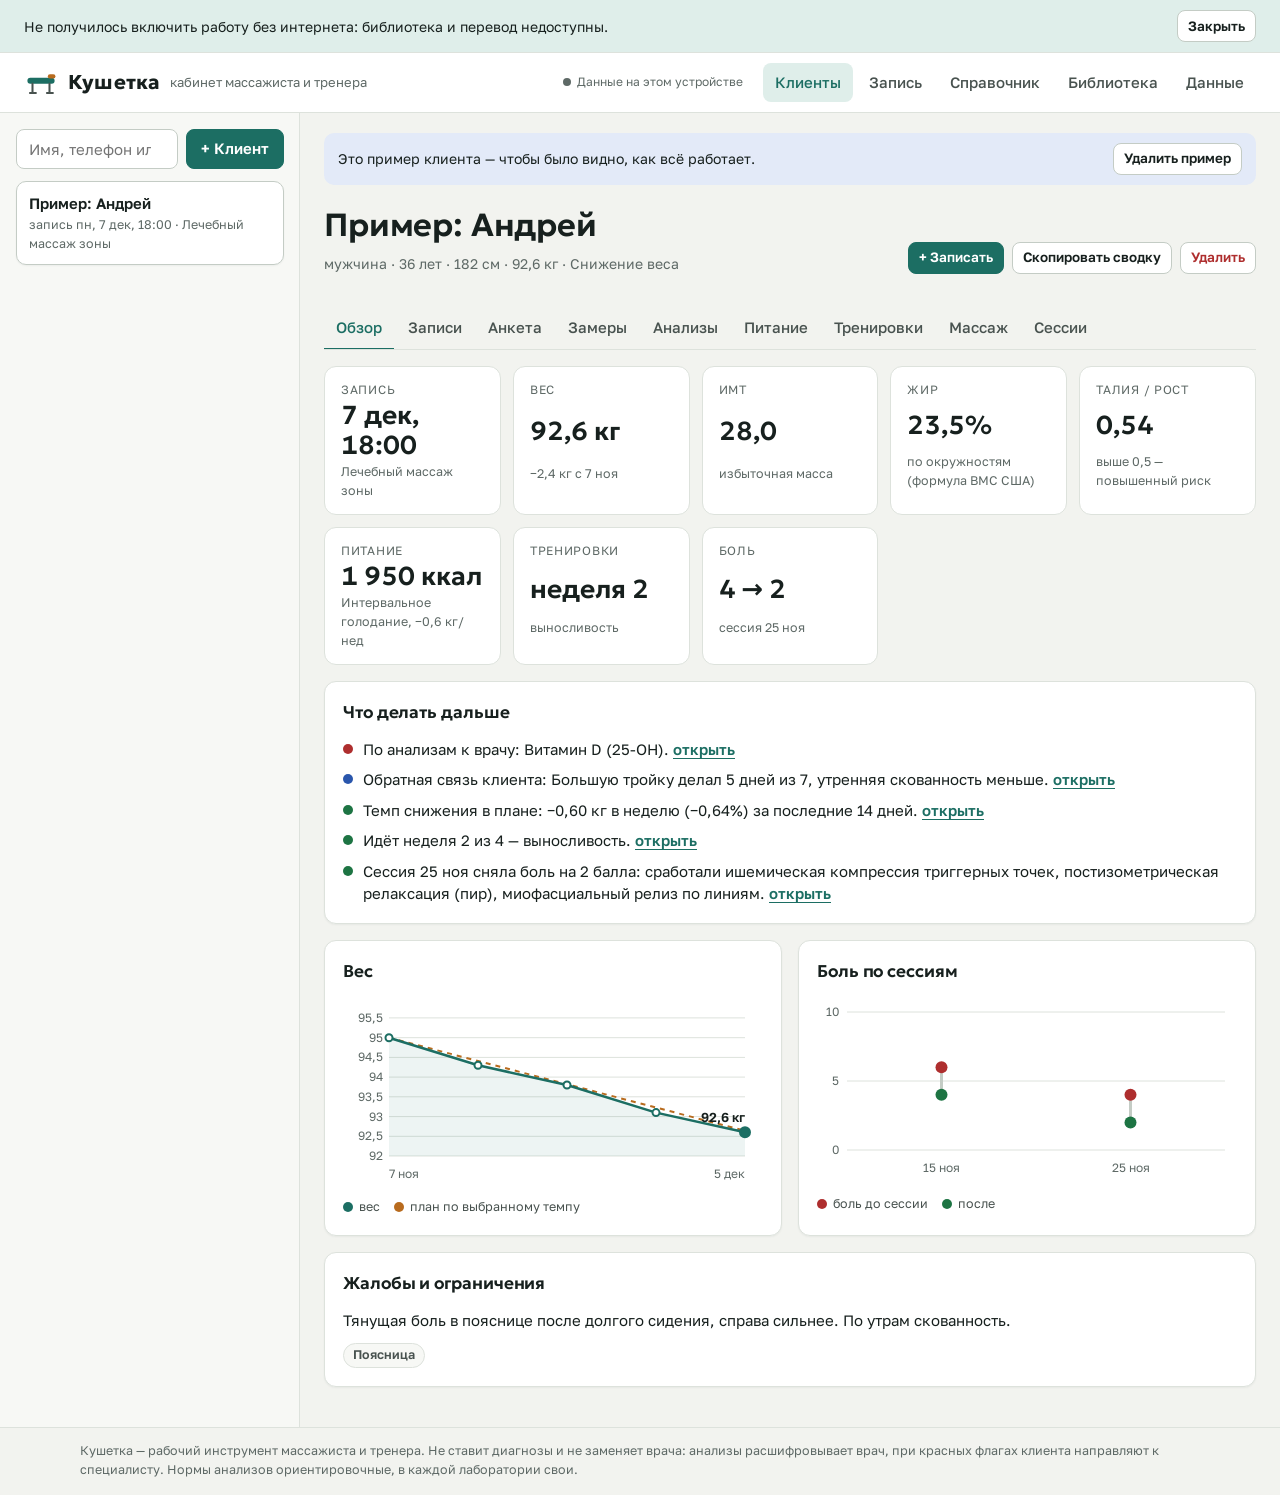
<file: index.html>
<!doctype html>
<html lang="ru">
<head>
<meta charset="utf-8">
<meta http-equiv="Content-Security-Policy" content="default-src 'self'; script-src 'self' blob: 'wasm-unsafe-eval'; worker-src 'self' blob:; child-src 'self' blob:; connect-src 'self' blob:; img-src 'self' data: blob:; style-src 'self' 'unsafe-inline'; font-src 'self'; manifest-src 'self'; media-src 'none'; object-src 'none'; frame-src 'none'; base-uri 'none'; form-action 'self'">
<meta name="referrer" content="no-referrer">
<meta name="viewport" content="width=device-width, initial-scale=1, viewport-fit=cover">
<meta name="description" content="Кушетка — рабочий кабинет массажиста и тренера: клиенты, запись, программы, питание, справочники и библиотека. Работает без интернета.">
<meta name="apple-mobile-web-app-capable" content="yes">
<meta name="mobile-web-app-capable" content="yes">
<meta name="apple-mobile-web-app-title" content="Кушетка">
<meta name="apple-mobile-web-app-status-bar-style" content="default">
<meta name="format-detection" content="telephone=no">
<meta name="theme-color" content="#FFFFFF" media="(prefers-color-scheme: light)">
<meta name="theme-color" content="#161D1B" media="(prefers-color-scheme: dark)">
<link rel="manifest" href="manifest.webmanifest">
<link rel="apple-touch-icon" href="icons/apple-touch-icon.png">
<link rel="icon" type="image/png" sizes="192x192" href="icons/icon-192.png">
<style>body{margin:0}[hidden]{display:none!important}</style>
<title>Кушетка</title>
<link rel="stylesheet" href="fonts/fonts.css">
<style>
:root{
  --bg:#F2F3EF; --surface:#FFFFFF; --surface-2:#F7F8F5; --ink:#17201E; --ink-2:#48524F; --ink-3:#5E6966;
  --line:#DDE2DC; --line-2:#C4CCC5;
  --accent:#1C6E63; --accent-ink:#FFFFFF; --accent-soft:#DFEEEA; --accent-2:#B86B1E;
  --good:#1D7443; --good-bg:#E2F2E7; --warn:#835400; --warn-bg:#FAEFD6; --bad:#AE2E2E; --bad-bg:#FAE3E3; --info:#2A56AC; --info-bg:#E3EAF8;
  --shadow:0 1px 2px rgba(23,32,30,.05);
  --f-head:"Geologica","Golos Text",system-ui,sans-serif;
  --f-body:"Golos Text","Segoe UI",system-ui,-apple-system,Roboto,Arial,sans-serif;
  --f-mono:"JetBrains Mono",ui-monospace,Consolas,monospace;
  --r:10px; --g:16px;
  --sv0:#1C8C7E; --sv0b:#DDF1EC; --sv1:#C8691F; --sv1b:#FBE7D5; --sv2:#2F6FB0; --sv2b:#DCE8F6; --sv3:#7D55B8; --sv3b:#EAE1F6; --sv4:#3C8A3F; --sv4b:#E0F0DF; --sv5:#C0476B; --sv5b:#F7DDE5; --sv6:#A67C00; --sv6b:#F7ECC8; --sv7:#5E6966; --sv7b:#E9ECEA;
}
@media (prefers-color-scheme: dark){
  :root:not([data-theme="light"]){
    color-scheme:dark;
    --bg:#0F1412; --surface:#161D1B; --surface-2:#1B2421; --ink:#E4EBE8; --ink-2:#AAB6B1; --ink-3:#8C9993;
    --line:#27312E; --line-2:#38443F;
    --accent:#4FB3A3; --accent-ink:#0B1412; --accent-soft:#17312C; --accent-2:#E3A15A;
    --good:#5DCB8B; --good-bg:#14281C; --warn:#F0B45A; --warn-bg:#2D2410; --bad:#FF8A8A; --bad-bg:#351A1B; --info:#8FB0FF; --info-bg:#182139;
    --shadow:none;
    --sv0:#4FB3A3; --sv0b:#163530; --sv1:#E39A5A; --sv1b:#3A2616; --sv2:#7FA8E0; --sv2b:#172437; --sv3:#B393E6; --sv3b:#2A2038; --sv4:#7CC47F; --sv4b:#1A2D1B; --sv5:#E88AA5; --sv5b:#3A1B25; --sv6:#E3C15A; --sv6b:#332A10; --sv7:#AAB6B1; --sv7b:#232B28;
  }
  :root:not([data-theme="light"]) mark{ background:#6B5A12; }
}
:root[data-theme="dark"]{
  color-scheme:dark;
  --bg:#0F1412; --surface:#161D1B; --surface-2:#1B2421; --ink:#E4EBE8; --ink-2:#AAB6B1; --ink-3:#8C9993;
  --line:#27312E; --line-2:#38443F;
  --accent:#4FB3A3; --accent-ink:#0B1412; --accent-soft:#17312C; --accent-2:#E3A15A;
  --good:#5DCB8B; --good-bg:#14281C; --warn:#F0B45A; --warn-bg:#2D2410; --bad:#FF8A8A; --bad-bg:#351A1B; --info:#8FB0FF; --info-bg:#182139;
  --shadow:none;
  --sv0:#4FB3A3; --sv0b:#163530; --sv1:#E39A5A; --sv1b:#3A2616; --sv2:#7FA8E0; --sv2b:#172437; --sv3:#B393E6; --sv3b:#2A2038; --sv4:#7CC47F; --sv4b:#1A2D1B; --sv5:#E88AA5; --sv5b:#3A1B25; --sv6:#E3C15A; --sv6b:#332A10; --sv7:#AAB6B1; --sv7b:#232B28;
}
@media (min-width:720px){ :root{ --g:24px; } }
*,*::before,*::after{ box-sizing:border-box; }
html,body{ height:100%; }
body{ background:var(--bg); color:var(--ink); font:15px/1.5 var(--f-body); -webkit-font-smoothing:antialiased; }
button,input,select,textarea{ font:inherit; color:inherit; }
a{ color:var(--accent); text-underline-offset:3px; }
h1,h2,h3,h4{ font-family:var(--f-head); font-weight:600; margin:0; text-wrap:balance; letter-spacing:-.005em; }
.vh{ position:absolute!important; width:1px; height:1px; overflow:hidden; clip:rect(0 0 0 0); white-space:nowrap; }
.num{ font-family:var(--f-mono); font-variant-numeric:tabular-nums; }
.muted{ color:var(--ink-3); }
:focus-visible{ outline:2px solid var(--accent); outline-offset:2px; }

/* shell */
.topbar{ position:sticky; top:env(safe-area-inset-top,0px); z-index:20; background:var(--surface); border-bottom:1px solid var(--line); }
.topbar-in{ display:flex; align-items:center; gap:12px 20px; flex-wrap:wrap; padding:10px var(--g); }
.brand{ display:flex; align-items:center; gap:10px; margin-right:auto; }
.brand svg{ width:34px; height:34px; flex:none; }
.lg-a{ fill:var(--accent); } .lg-b{ fill:var(--accent-2); } .lg-s{ fill:none; stroke:var(--ink-2); stroke-width:2.4; stroke-linecap:round; }
.brand b{ font-family:var(--f-head); font-weight:700; font-size:20px; letter-spacing:.01em; }
.brand span{ font-size:13px; color:var(--ink-3); }
.topnav{ display:flex; gap:4px; overflow-x:auto; overflow-y:hidden; }
.topnav button{ border:0; background:none; padding:8px 12px; border-radius:8px; font-weight:500; color:var(--ink-2); cursor:pointer; white-space:nowrap; }
.topnav button:hover{ background:var(--surface-2); color:var(--ink); }
.topnav button[aria-current="page"]{ background:var(--accent-soft); color:var(--accent); }
.storage{ font-size:12px; color:var(--ink-3); display:flex; align-items:center; gap:6px; white-space:nowrap; }
.storage i{ width:8px; height:8px; border-radius:50%; background:var(--ink-3); display:inline-block; }
.storage.cloud i{ background:var(--good); }
.storage.warn i{ background:var(--bad); }
.data-path{ margin:4px 0 0; } .data-path code{ font-size:13px; word-break:break-all; background:var(--surface-2); padding:3px 7px; border-radius:6px; border:1px solid var(--line); }
.data-q{ margin-top:12px; padding:12px 14px; border:1px solid var(--line); border-radius:10px; background:var(--surface-2); display:grid; gap:8px; } .data-q code{ word-break:break-all; }
.bk-list{ display:grid; gap:2px; margin-top:10px; } .bk-row{ display:flex; align-items:center; justify-content:space-between; gap:10px; padding:7px 0; border-top:1px solid var(--line); font-size:14px; }
.bk-row .btn{ flex:none; }
@media (max-width:720px){ .brand span, .storage{ display:none; } .topnav{ width:100%; } }

.shell{ display:grid; grid-template-columns:300px minmax(0,1fr); min-height:calc(100vh - 57px); }
.sidebar{ background:var(--surface-2); border-right:1px solid var(--line); padding:16px; display:flex; flex-direction:column; gap:12px; position:sticky; top:57px; height:calc(100vh - 57px); overflow:auto; }
.main{ min-width:0; padding:20px var(--g) 40px; }
.main-in{ max-width:1120px; margin:0 auto; display:grid; gap:16px; }
@media (max-width:900px){
  .shell{ grid-template-columns:1fr; }
  .sidebar{ position:static; height:auto; border-right:0; padding:16px var(--g); }
  body[data-mode="client"] .sidebar{ display:none; }
  body[data-mode="list"] .main{ display:none; }
  body[data-mode="page"] .sidebar{ display:none; }
}
@media (min-width:901px){
  .only-mobile{ display:none!important; }
  .shell{ background:linear-gradient(90deg, var(--surface-2) 0 299px, var(--line) 299px 300px, transparent 300px); }
  .sidebar{ background:none; border-right:0; }
}
@media (max-width:420px){ .topnav{ gap:0; } .topnav button{ padding:8px 9px; font-size:14px; } }

/* sidebar */
.side-top{ display:flex; gap:8px; }
.side-top input{ flex:1; min-width:0; }
.clist{ list-style:none; margin:0; padding:0; display:grid; gap:6px; }
.clist button{ width:100%; text-align:left; border:1px solid transparent; background:none; border-radius:10px; padding:10px 12px; cursor:pointer; display:grid; gap:2px; }
.clist button:hover{ background:var(--surface); border-color:var(--line); }
.clist button[aria-current="true"]{ background:var(--surface); border-color:var(--line-2); box-shadow:var(--shadow); }
.clist .nm{ font-weight:600; }
.clist .sub{ font-size:12.5px; color:var(--ink-3); }
.empty-side{ font-size:14px; color:var(--ink-3); padding:8px 4px; }

/* controls */
input[type=text],input[type=number],input[type=date],input[type=time],input[type=tel],input[type=email],input[type=search],input[type=url],select,textarea{
  width:100%; min-width:0; height:40px; padding:0 12px; border:1px solid var(--line-2); border-radius:8px; background:var(--surface);
}
textarea{ height:auto; min-height:84px; padding:10px 12px; resize:vertical; line-height:1.45; }
input:focus,select:focus,textarea:focus{ outline:2px solid var(--accent); outline-offset:0; border-color:var(--accent); }
.btn{ display:inline-flex; align-items:center; justify-content:center; gap:6px; height:40px; padding:0 14px; border-radius:8px; border:1px solid var(--accent); background:var(--accent); color:var(--accent-ink); font-weight:600; cursor:pointer; white-space:nowrap; }
.btn:hover{ filter:brightness(1.06); }
.btn.ghost{ background:var(--surface); color:var(--ink); border-color:var(--line-2); }
.btn.ghost:hover{ border-color:var(--ink-3); filter:none; }
.btn.danger{ background:var(--surface); color:var(--bad); border-color:var(--line-2); }
.btn.danger.solid{ background:var(--bad); color:#fff; border-color:var(--bad); }
.btn.sm{ height:32px; padding:0 10px; font-size:13.5px; }
.btnrow{ display:flex; flex-wrap:wrap; gap:8px; align-items:center; }
.field{ display:grid; gap:5px; min-width:0; }
.field > span{ font-size:13px; color:var(--ink-2); font-weight:500; }
.field small{ font-size:12px; color:var(--ink-3); }
.fgrid{ display:grid; grid-template-columns:repeat(auto-fill,minmax(min(100%,190px),1fr)); gap:12px 16px; }
.fgrid .wide{ grid-column:1/-1; }
.seg{ display:inline-flex; flex-wrap:wrap; gap:4px; padding:3px; border:1px solid var(--line-2); border-radius:10px; background:var(--surface); justify-self:start; max-width:100%; }
.seg label{ position:relative; }
.seg input{ position:absolute; opacity:0; inset:0; margin:0; cursor:pointer; }
.seg span{ display:block; padding:6px 12px; border-radius:7px; font-size:14px; cursor:pointer; }
.seg input:checked + span{ background:var(--ink); color:var(--surface); }
.seg input:focus-visible + span{ outline:2px solid var(--accent); outline-offset:1px; }
.chips{ display:flex; flex-wrap:wrap; gap:6px; }
.chk{ position:relative; }
.chk input{ position:absolute; opacity:0; inset:0; margin:0; cursor:pointer; }
.chk span{ display:inline-block; padding:6px 11px; border-radius:999px; border:1px solid var(--line-2); background:var(--surface); font-size:13.5px; cursor:pointer; }
.chk input:checked + span{ background:var(--accent-soft); border-color:var(--accent); color:var(--accent); font-weight:600; }
.chk input:focus-visible + span{ outline:2px solid var(--accent); outline-offset:1px; }
.chk.med input:checked + span{ background:var(--warn-bg); border-color:var(--warn); color:var(--warn); }
.chips.col{ flex-direction:column; align-items:stretch; }
.chk.row span{ display:block; border-radius:10px; padding:8px 12px 8px 36px; position:relative; }
.chk.row span::before{ content:""; position:absolute; left:12px; top:11px; width:14px; height:14px; border-radius:4px; border:1.5px solid var(--line-2); background:var(--surface); }
.chk.row input:checked + span{ background:var(--bad-bg); border-color:var(--bad); color:var(--ink); font-weight:500; }
.chk.row input:checked + span::before{ background:var(--bad); border-color:var(--bad); }

/* surfaces */
.card{ background:var(--surface); border:1px solid var(--line); border-radius:12px; padding:18px; box-shadow:var(--shadow); display:grid; gap:12px; min-width:0; }
.card h3{ font-size:17px; }
.card h4{ font-size:15px; }
.card > p{ margin:0; }
.sub-h{ display:flex; align-items:baseline; justify-content:space-between; gap:8px 16px; flex-wrap:wrap; }
.grid2{ display:grid; grid-template-columns:repeat(auto-fit,minmax(min(100%,340px),1fr)); gap:16px; }
.kpis{ display:grid; grid-template-columns:repeat(auto-fill,minmax(min(100%,160px),1fr)); gap:12px; }
.kpi{ background:var(--surface); border:1px solid var(--line); border-radius:12px; padding:14px 16px; display:grid; gap:2px; }
.kpi .l{ font-size:12px; text-transform:uppercase; letter-spacing:.06em; color:var(--ink-3); }
.kpi .v{ font-family:var(--f-head); font-size:26px; font-weight:600; line-height:1.15; font-variant-numeric:tabular-nums; }
.kpi .s{ font-size:12.5px; color:var(--ink-3); }
@media (max-width:560px){ .kpi .v{ font-size:22px; } .card{ padding:16px; } }
.pill{ display:inline-flex; align-items:center; gap:6px; padding:2px 9px; border-radius:999px; font-size:12.5px; font-weight:600; white-space:nowrap; }
.pill.good{ background:var(--good-bg); color:var(--good); } .pill.warn{ background:var(--warn-bg); color:var(--warn); }
.pill.bad{ background:var(--bad-bg); color:var(--bad); } .pill.info{ background:var(--info-bg); color:var(--info); }
.pill.neutral{ background:var(--surface-2); color:var(--ink-2); border:1px solid var(--line); }
.list{ margin:0; padding:0; list-style:none; display:grid; gap:8px; }
.list li{ display:grid; grid-template-columns:auto 1fr; gap:10px; align-items:start; }
.dot{ width:10px; height:10px; border-radius:50%; margin-top:6px; flex:none; }
.dot.good{ background:var(--good); } .dot.warn{ background:var(--warn); } .dot.bad{ background:var(--bad); } .dot.info{ background:var(--info); }
.bul{ margin:0; padding-left:18px; display:grid; gap:4px; }
.bul li::marker{ color:var(--accent); }
.note{ font-size:13.5px; color:var(--ink-2); background:var(--surface-2); border:1px solid var(--line); border-radius:10px; padding:10px 12px; }
.note.warn{ background:var(--warn-bg); border-color:transparent; color:var(--ink); }
.note.bad{ background:var(--bad-bg); border-color:transparent; color:var(--ink); }
.linkbtn{ border:0; background:none; padding:0; color:var(--accent); font-weight:600; cursor:pointer; text-decoration:underline; text-underline-offset:3px; }

/* client head + tabs */
.chead{ display:flex; flex-wrap:wrap; align-items:flex-end; justify-content:space-between; gap:10px 16px; }
.chead h1{ font-size:clamp(24px,4vw,32px); }
.chead .meta{ margin:4px 0 0; color:var(--ink-3); font-size:14px; }
.ctabs{ display:flex; gap:2px; overflow-x:auto; overflow-y:hidden; border-bottom:1px solid var(--line); scrollbar-width:thin; }
.ctabs button{ border:0; background:none; padding:10px 12px; font-weight:500; color:var(--ink-2); cursor:pointer; white-space:nowrap; border-bottom:2px solid transparent; margin-bottom:-1px; }
.ctabs button:hover{ color:var(--ink); }
.ctabs button[aria-selected="true"]{ color:var(--accent); border-bottom-color:var(--accent); }
.subnav{ display:flex; gap:6px; flex-wrap:wrap; }
.subnav button{ border:1px solid var(--line-2); background:var(--surface); border-radius:999px; padding:6px 12px; cursor:pointer; font-size:14px; }
.subnav button[aria-pressed="true"]{ background:var(--ink); color:var(--surface); border-color:var(--ink); }

/* tables */
.tw{ overflow-x:auto; overflow-y:hidden; border:1px solid var(--line); border-radius:10px; }
table{ width:100%; border-collapse:collapse; font-size:14px; }
th,td{ padding:9px 12px; text-align:left; border-bottom:1px solid var(--line); vertical-align:top; }
th{ font-size:12px; text-transform:uppercase; letter-spacing:.05em; color:var(--ink-3); font-weight:600; background:var(--surface-2); white-space:nowrap; }
tr:last-child td{ border-bottom:0; }
td.n{ font-family:var(--f-mono); font-variant-numeric:tabular-nums; white-space:nowrap; }

/* labs */
.labgrid{ display:grid; grid-template-columns:repeat(auto-fill,minmax(min(100%,250px),1fr)); gap:10px 16px; }
.labin{ display:grid; grid-template-columns:1fr 96px; gap:4px 8px; align-items:center; }
.labin label{ font-size:13.5px; }
.labin small{ grid-column:1/-1; font-size:11.5px; color:var(--ink-3); margin-top:-2px; }
.labin input{ height:36px; text-align:right; font-family:var(--f-mono); }
.labin.st-hi input,.labin.st-lo input,.labin.st-warn input{ border-color:var(--warn); background:var(--warn-bg); }
.labin.st-crit input{ border-color:var(--bad); background:var(--bad-bg); }
.labin.st-ok input{ border-color:var(--good); }

/* training */
.week{ border:1px solid var(--line); border-radius:12px; background:var(--surface); }
.week > summary{ list-style:none; cursor:pointer; padding:14px 16px; display:flex; flex-wrap:wrap; align-items:center; gap:8px 12px; }
.week > summary::-webkit-details-marker{ display:none; }
.week > summary h4{ font-size:16px; }
.week[open] > summary{ border-bottom:1px solid var(--line); }
.week .days{ padding:12px 16px 16px; display:grid; gap:14px; }
.day h5{ margin:0 0 6px; font-size:14.5px; font-family:var(--f-head); font-weight:600; }
.ex{ display:grid; grid-template-columns:44px minmax(0,1fr) auto; gap:4px 10px; padding:8px 0; border-top:1px dashed var(--line); align-items:start; }
.ex:first-of-type{ border-top:0; }
.ex .pair{ font-family:var(--f-mono); font-size:12.5px; color:var(--accent); font-weight:500; padding-top:2px; }
.ex .nm{ font-weight:600; }
.ex .alt{ font-size:12.5px; color:var(--ink-3); }
.ex .dose{ font-family:var(--f-mono); font-size:13px; text-align:right; white-space:nowrap; }
.ex .dose small{ display:block; color:var(--ink-3); font-family:var(--f-body); font-size:12px; }
@media (max-width:560px){ .ex{ grid-template-columns:36px minmax(0,1fr); } .ex .dose{ grid-column:2; text-align:left; white-space:normal; } }

/* charts */
.chart{ width:100%; height:auto; display:block; }
.ch-grid{ stroke:var(--line); stroke-width:1; }
.ch-txt{ fill:var(--ink-3); font:12px var(--f-body); }
.ch-txt.strong{ fill:var(--ink); font-weight:600; font-size:13px; }
.ch-line{ fill:none; stroke:var(--accent); stroke-width:2.5; stroke-linejoin:round; stroke-linecap:round; }
.ch-area{ fill:var(--accent); opacity:.08; }
.ch-plan{ fill:none; stroke:var(--accent-2); stroke-width:2; stroke-dasharray:5 5; }
.ch-dot{ fill:var(--surface); stroke:var(--accent); stroke-width:2; }
.ch-dot.last{ fill:var(--accent); }
.ch-bar{ fill:var(--accent); }
.ch-bar.soft{ fill:var(--accent-soft); stroke:var(--accent); stroke-width:1.5; }
.ch-stem{ stroke:var(--line-2); stroke-width:3; stroke-linecap:round; }
.ch-before{ fill:var(--bad); } .ch-after{ fill:var(--good); }
.legend{ display:flex; flex-wrap:wrap; gap:6px 14px; font-size:12.5px; color:var(--ink-2); }
.legend i{ display:inline-block; width:10px; height:10px; border-radius:50%; margin-right:6px; vertical-align:-1px; }

/* sessions */
.sess{ border:1px solid var(--line); border-radius:12px; background:var(--surface); }
.sess > summary{ list-style:none; cursor:pointer; padding:12px 16px; display:flex; flex-wrap:wrap; gap:6px 12px; align-items:center; }
.sess > summary::-webkit-details-marker{ display:none; }
.sess[open] > summary{ border-bottom:1px solid var(--line); }
.sess .body{ padding:14px 16px 16px; display:grid; gap:12px; }
.tests-row{ display:grid; grid-template-columns:minmax(0,1fr) 84px 84px 32px; gap:6px 8px; align-items:center; }
.tests-row select{ height:34px; padding:0 6px; }

/* library, reference */
.cards{ display:grid; grid-template-columns:repeat(auto-fill,minmax(min(100%,300px),1fr)); gap:12px; }
.lib{ background:var(--surface); border:1px solid var(--line); border-radius:12px; padding:14px 16px; display:grid; gap:6px; align-content:start; }
.lib h4{ font-size:15.5px; }
.lib .meta{ display:flex; gap:6px; flex-wrap:wrap; }
.lib p,.lib .p{ display:block; margin:0; font-size:14px; color:var(--ink-2); }
.lib .p.muted{ color:var(--ink-3); }
.main-in > h1{ font-size:clamp(24px,4vw,30px); }
.refitem{ border-top:1px solid var(--line); padding:12px 0; display:grid; gap:4px; }
.refitem:first-child{ border-top:0; padding-top:0; }
.refitem p{ margin:0; font-size:14px; color:var(--ink-2); }
.refitem b{ color:var(--ink); }

/* library */
.lib-form{ display:flex; gap:8px; }
.lib-form input{ flex:1; height:46px; font-size:16px; }
.lib-form .btn{ height:46px; }
.chip-q{ border:1px solid var(--line-2); background:var(--surface); border-radius:999px; padding:5px 11px; font-size:13.5px; cursor:pointer; color:var(--ink); }
.chip-q:hover{ border-color:var(--accent); color:var(--accent); }
.lib-filters{ display:flex; flex-wrap:wrap; gap:8px; }
.lib-filters select{ width:auto; flex:1 1 180px; }
.concepts{ display:flex; flex-wrap:wrap; gap:6px; }
.concept{ font-size:12.5px; padding:3px 9px; border-radius:999px; background:var(--accent-soft); color:var(--ink); }
.res{ border-top:1px solid var(--line); padding:12px 0 2px; display:grid; gap:6px; }
.card > h3 + .res, .card > .sub-h + .res{ border-top:0; padding-top:0; }
.res-h{ display:flex; flex-wrap:wrap; align-items:baseline; gap:4px 10px; }
.res p{ margin:0; font-size:14px; color:var(--ink-2); }
.res .frag{ color:var(--ink); }
mark{ background:#FFE58A; color:inherit; border-radius:3px; padding:0 1px; }
.ext{ display:grid; grid-template-columns:repeat(auto-fill,minmax(min(100%,200px),1fr)); gap:8px; }
.extl{ display:grid; gap:2px; padding:10px 12px; border:1px solid var(--line); border-radius:10px; text-decoration:none; color:var(--ink); background:var(--surface-2); }
.extl:hover{ border-color:var(--accent); }
.extl span{ font-size:12.5px; color:var(--ink-3); }
.bks{ display:grid; grid-template-columns:repeat(auto-fill,minmax(min(100%,340px),1fr)); gap:12px; }
.bk{ border:1px solid var(--line); border-radius:12px; padding:14px 16px; display:grid; gap:6px; align-content:start; background:var(--surface); min-width:0; }
.bk p{ margin:0; font-size:14px; }
.bk h4{ font-size:15.5px; }
.toc summary{ cursor:pointer; color:var(--accent); font-weight:600; font-size:14px; }
.toc-ch{ margin-top:10px; font-size:14px; }
.toc .bul{ margin-top:4px; }
.reader .rd-top{ display:flex; flex-wrap:wrap; gap:8px 12px; align-items:center; }
.reader .rd-top select{ flex:1 1 260px; width:auto; }
.rd-h{ font-size:clamp(20px,3vw,26px); }
.rd-body{ display:grid; gap:10px; font-size:15.5px; line-height:1.6; max-width:80ch; }
.rd-body p{ margin:0; }
.rd-body h4{ margin-top:8px; font-size:16.5px; }
.rd-note-h{ font-weight:700; margin-top:6px!important; color:var(--accent); }
.rd-note{ background:var(--surface-2); border-left:3px solid var(--accent); padding:8px 12px; border-radius:6px; }
.rd-cap{ font-size:13.5px; color:var(--ink-3); font-style:italic; }
.rd-focus{ outline:2px solid var(--accent-2); outline-offset:4px; border-radius:4px; }
.rd-obj{ background:var(--accent-soft); border-radius:10px; padding:10px 14px; font-size:14px; }
.rd-obj .bul{ margin-top:4px; }
.rd-gl dt{ font-weight:600; margin-top:8px; }
.rd-gl dd{ margin:2px 0 0; color:var(--ink-2); font-size:14px; }
.rd-tab table{ font-size:13px; }
.rd-tab th{ text-transform:none; letter-spacing:0; white-space:normal; font-size:12.5px; }
.rd-tab td{ white-space:normal; }
.rd-nav{ justify-content:space-between; }
.rd-mt:empty{ display:none; }
.mt-row{ display:flex; flex-wrap:wrap; align-items:center; gap:8px 12px; }
.mt-box{ display:grid; gap:8px; padding:12px 14px; border:1px solid var(--line-2); border-radius:10px; background:var(--surface-2); }
.mt-st{ font-size:13.5px; color:var(--ink-2); }
.mseg{ display:inline-flex; flex-wrap:wrap; gap:3px; padding:3px; border:1px solid var(--line-2); border-radius:10px; background:var(--surface); max-width:100%; }
.mseg button{ border:0; background:none; font:inherit; font-size:13.5px; padding:5px 11px; border-radius:7px; color:var(--ink-2); cursor:pointer; min-height:32px; }
.mseg button:hover{ color:var(--ink); background:var(--surface-2); }
.mseg button[aria-pressed="true"]{ background:var(--ink); color:var(--surface); }
.mseg button:focus-visible{ outline:2px solid var(--accent); outline-offset:1px; }
.bar{ height:8px; border-radius:99px; background:var(--surface); border:1px solid var(--line); overflow:hidden; }
.bar i{ display:block; height:100%; width:0; background:var(--accent); transition:width .3s ease; }
.bar.sm{ flex:1 1 120px; max-width:240px; height:6px; }
.warn-t{ color:var(--warn); }
.m-ru .rd-en{ display:none; }
.m-en .rd-ru{ display:none; }
.m-both .rd-ru, .m-both .rd-en{ display:block; }
.m-both .rd-en{ color:var(--ink-3); font-size:.9em; margin-top:3px; }
.rd-refs{ font-size:13px; color:var(--ink-3); padding-left:24px; margin:0; display:grid; gap:4px; }
.rd-link{ display:flex; gap:8px; align-items:baseline; }
.rd-link .linkbtn{ text-align:left; }
.rd-term{ font-weight:400; color:var(--accent); }
.tr-out{ display:grid; gap:10px; font-size:15.5px; line-height:1.6; max-width:80ch; }
.tr-out:empty{ display:none; }
.tr-p{ margin:0; }
.tr-pend{ color:var(--ink-3); }
.loading{ color:var(--ink-3); }
#tr-in{ min-height:140px; resize:vertical; }
.mbl{ display:grid; gap:0; }
.mbr{ display:grid; grid-template-columns:minmax(0,1fr) auto; gap:6px 12px; align-items:center; padding:10px 0; border-top:1px solid var(--line); }
.mbr:first-child{ border-top:0; }
.mbr-t b{ font-weight:600; }
.mbr-m{ font-size:12.5px; margin-top:2px; }
.mbr .btnrow{ margin:0; justify-content:flex-end; }
@media (max-width:700px){ .mbr{ grid-template-columns:1fr; } .mbr .btnrow{ justify-content:flex-start; } }
.mbnav{ display:inline-flex; align-items:center; gap:6px; }
.mbpg{ display:inline-flex; align-items:center; gap:6px; font-size:14px; color:var(--ink-2); white-space:nowrap; }
.mbpg input{ width:76px; height:32px; padding:0 8px; }
.pdfov{ position:fixed; inset:0; z-index:100; background:var(--bg); display:flex; flex-direction:column; }
.pdfbar{ display:flex; flex-wrap:wrap; align-items:center; gap:8px 12px; padding:8px 12px; border-bottom:1px solid var(--line); background:var(--surface); }
.pdfbar b{ flex:1 1 200px; min-width:0; overflow:hidden; text-overflow:ellipsis; white-space:nowrap; }
.pdfov iframe{ flex:1; width:100%; border:0; background:#525659; }
.trlist{ display:grid; gap:8px; }
.tritem{ border:1px solid var(--line); border-radius:10px; background:var(--surface); }
.tritem > summary{ cursor:pointer; padding:10px 12px; list-style:none; display:flex; flex-wrap:wrap; gap:4px 8px; align-items:baseline; }
.tritem > summary::-webkit-details-marker{ display:none; }
.tritem > summary::before{ content:"▸"; color:var(--ink-3); width:12px; }
.tritem[open] > summary::before{ content:"▾"; }
.tr-tags{ display:inline-flex; flex-wrap:wrap; gap:4px; margin-left:auto; max-width:100%; }
.tr-tags .pill{ white-space:normal; max-width:100%; }
.tr-body{ padding:0 14px 12px 32px; display:grid; gap:8px; }
.tr-body p{ margin:0; }
.tr-body h4{ margin:4px 0 0; }
.tr-steps{ margin:0; padding-left:20px; display:grid; gap:3px; }
.tr-vis{ display:flex; flex-wrap:wrap; gap:12px; }
.tr-vis figure{ margin:0; max-width:360px; }
.tr-vis img{ display:block; max-width:100%; height:auto; border-radius:8px; border:1px solid var(--line); background:#fff; }
.tr-vis figcaption{ font-size:12.5px; margin-top:4px; }
/* питание: справочник, продукты, рацион */
.card > *, .tr-body > *, .trlist > *{ min-width:0; }
.ms-wrap{ max-width:640px; }
.ms-wrap .mscene{ display:block; width:100%; height:auto; border-radius:10px; border:1px solid var(--line); }
.ms-ph{ aspect-ratio:4/3; border-radius:10px; background:var(--surface-2); border:1px solid var(--line); }
.ms-gap{ width:10px; }
.ms-sug{ display:grid; grid-template-columns:repeat(auto-fill,minmax(220px,1fr)); gap:8px; }
.ms-card{ display:grid; gap:2px; text-align:left; padding:10px 12px; border:1px solid var(--line); border-radius:10px; background:var(--surface-2); color:var(--ink); font:inherit; cursor:pointer; }
.ms-card:hover{ border-color:var(--accent); }
.ms-card .muted{ font-size:12.5px; }
.btn.wrapbtn{ white-space:normal; height:auto; min-height:32px; padding:5px 10px; text-align:left; }
.fditem > summary{ align-items:center; }
.fd-nm{ flex:1 1 300px; min-width:0; }
.fd-sum{ font-size:12.5px; color:var(--ink-2); margin-left:auto; }
.fd-top{ display:flex; flex-wrap:wrap; gap:8px 16px; align-items:flex-end; }
.fd-top .field{ width:120px; }
.fd-top select{ width:auto; }
.fd-grid{ display:grid; grid-template-columns:repeat(auto-fill,minmax(240px,1fr)); gap:10px 18px; }
.fd-grid h4{ font-size:13px; margin:2px 0 4px; color:var(--ink-2); }
.fdt{ font-size:13px; }
.fdt td{ padding:3px 6px; }
.fdt td.n{ text-align:right; }
.fd-about .bul{ margin-top:6px; font-size:13.5px; }
.pc{ border:1px dashed var(--line-2); border-radius:10px; padding:10px 12px; display:grid; gap:8px; }
.pc h4{ margin:0; }
.pc-form{ display:flex; flex-wrap:wrap; gap:8px 12px; }
.pc-form .field{ flex:0 1 190px; }
.pc-res{ margin:0; display:grid; gap:4px; }
.pc-res div{ display:flex; flex-wrap:wrap; gap:2px 12px; }
.pc-res dt{ color:var(--ink-3); min-width:160px; }
.pc-res dd{ margin:0; font-weight:600; }
.pit-top h4{ font-size:14px; }
.pit-top .tr-steps{ margin:4px 0 6px; }
.pit-src ul{ margin-top:4px; font-size:13.5px; }
.mn-add{ display:flex; flex-wrap:wrap; gap:8px 12px; align-items:flex-end; }
.mn-add > input{ flex:1 1 280px; height:42px; }
.mn-f input, .mn-f select{ width:auto; min-width:90px; }
.mn-res{ list-style:none; margin:0; padding:0; display:grid; gap:4px; }
.mn-res li{ padding:4px 0; border-bottom:1px solid var(--line); }
input.mn-g{ width:76px; padding:4px 6px; height:32px; }
.mn-t td:last-child{ white-space:nowrap; }
.mn-t td{ vertical-align:middle; }
.mn-t td:first-child{ min-width:170px; }
.mn-cmp td:first-child{ min-width:130px; }
.mn-t select{ width:auto; height:32px; padding:0 6px; }
.mn-mh th{ background:var(--accent-soft); color:var(--accent); }
.nbar{ display:inline-block; vertical-align:middle; width:72px; height:6px; border-radius:99px; background:var(--surface-2); border:1px solid var(--line); overflow:hidden; margin-right:4px; }
.nbar i{ display:block; height:100%; background:var(--accent); }
.nbar.good i{ background:var(--good); } .nbar.warn i{ background:var(--warn); } .nbar.bad i{ background:var(--bad); }
.mbcols{ margin-bottom:6px; }
/* запись: календарь, окно записи, списки */
.svc-0{ --c:var(--sv0); --cb:var(--sv0b); } .svc-1{ --c:var(--sv1); --cb:var(--sv1b); } .svc-2{ --c:var(--sv2); --cb:var(--sv2b); } .svc-3{ --c:var(--sv3); --cb:var(--sv3b); }
.svc-4{ --c:var(--sv4); --cb:var(--sv4b); } .svc-5{ --c:var(--sv5); --cb:var(--sv5b); } .svc-6{ --c:var(--sv6); --cb:var(--sv6b); } .svc-7{ --c:var(--sv7); --cb:var(--sv7b); }
.svc-dot{ display:inline-block; width:10px; height:10px; border-radius:50%; background:var(--c, var(--ink-3)); margin-right:6px; vertical-align:0; flex:none; }
.recov{ position:fixed; inset:0; z-index:90; background:rgba(12,18,16,.5); display:flex; align-items:flex-start; justify-content:center; padding:4vh 16px; overflow:auto; }
.recov[hidden]{ display:none; }
body.rec-lock{ overflow:hidden; }
.rec-dlg{ background:var(--surface); border:1px solid var(--line); border-radius:14px; width:min(680px,100%); box-shadow:0 16px 48px rgba(0,0,0,.28); display:grid; }
.rec-dlg-h{ display:flex; justify-content:space-between; align-items:center; gap:12px; padding:14px 18px; border-bottom:1px solid var(--line); }
.rec-dlg-h h2{ font-size:19px; }
.rec-dlg-b{ padding:16px 18px; display:grid; gap:12px; }
.rec-dlg-f{ padding:12px 18px 16px; border-top:1px solid var(--line); display:grid; gap:10px; }
.ap-end{ margin:-4px 0 0; font-size:13.5px; }
@media (max-width:560px){ .recov{ padding:0; } .rec-dlg{ border-radius:0; min-height:100%; align-content:start; } }
.cal-bar{ display:flex; flex-wrap:wrap; gap:8px 14px; align-items:center; }
.cal-bar input[type=date]{ width:auto; height:32px; }
.cal-title{ font-family:var(--f-head); font-size:17px; font-weight:600; }
.cal-wrap{ overflow-x:auto; overflow-y:hidden; border:1px solid var(--line); border-radius:12px; background:var(--surface); }
.cal-grid{ display:grid; grid-template-columns:52px repeat(var(--n), minmax(118px,1fr)); min-width:calc(52px + var(--n) * 118px); }
.cal-hd{ padding:8px 6px; border-bottom:1px solid var(--line); border-left:1px solid var(--line); text-align:center; font-size:13px; background:var(--surface-2); white-space:nowrap; }
.cal-hd.cal-corner{ border-left:0; }
.cal-hd .linkbtn{ text-decoration:none; color:var(--ink); font-weight:600; }
.cal-hd.today .linkbtn{ color:var(--accent); text-decoration:underline; }
.cal-hd.off .linkbtn{ color:var(--ink-3); font-weight:500; }
.cal-times{ position:relative; }
.cal-t{ position:absolute; right:6px; top:0; transform:translateY(-1px); font-size:11.5px; color:var(--ink-3); font-family:var(--f-mono); }
.cal-col{ position:relative; border-left:1px solid var(--line); background-image:linear-gradient(to bottom, var(--line) 1px, transparent 1px); background-size:100% var(--hh); cursor:copy; }
.cal-off{ position:absolute; left:0; right:0; background:var(--surface-2); opacity:.85; pointer-events:none; }
.cal-blk{ position:absolute; left:0; right:0; background:repeating-linear-gradient(135deg, var(--line) 0 2px, transparent 2px 9px); border-top:1px dashed var(--line-2); border-bottom:1px dashed var(--line-2); overflow:hidden; pointer-events:none; }
.cal-blk span{ display:inline-block; margin:2px 4px; padding:0 6px; border-radius:6px; background:var(--surface); font-size:11.5px; color:var(--ink-2); }
.cal-now{ position:absolute; left:0; right:0; height:2px; background:var(--bad); z-index:3; pointer-events:none; }
.cal-now::before{ content:""; position:absolute; left:-4px; top:-3px; width:8px; height:8px; border-radius:50%; background:var(--bad); }
.cal-ap{ position:absolute; z-index:2; border:0; border-left:4px solid var(--c); background:var(--cb); color:var(--ink); border-radius:6px; padding:3px 6px; text-align:left; font:inherit; font-size:12.5px; line-height:1.25; overflow:hidden; cursor:pointer; box-shadow:0 1px 2px rgba(0,0,0,.08); }
.cal-ap:hover, .cal-ap:focus-visible{ z-index:4; box-shadow:0 2px 8px rgba(0,0,0,.18); }
.cal-ap .t{ font-family:var(--f-mono); font-size:11.5px; color:var(--ink-2); }
.cal-ap b{ font-weight:600; }
.cal-ap .s{ display:block; color:var(--ink-2); white-space:nowrap; overflow:hidden; text-overflow:ellipsis; }
.cal-ap.st-plan{ background:repeating-linear-gradient(135deg, var(--cb) 0 8px, var(--surface) 8px 10px); }
.cal-ap.st-cancel{ opacity:.55; text-decoration:line-through; }
.cal-ap.st-noshow{ background:var(--bad-bg); border-left-color:var(--bad); }
.cal-ap.st-done::after{ content:"✓"; position:absolute; top:2px; right:5px; color:var(--good); font-weight:700; }
.cal-mon{ display:grid; grid-template-columns:repeat(7,minmax(0,1fr)); gap:1px; background:var(--line); border:1px solid var(--line); border-radius:12px; overflow:hidden; }
.cal-mh{ padding:6px; font-size:12px; text-transform:uppercase; letter-spacing:.05em; color:var(--ink-3); background:var(--surface-2); text-align:center; }
.cal-md{ min-height:96px; min-width:0; padding:5px 6px; display:flex; flex-direction:column; gap:2px; text-align:left; background:var(--surface); border:0; font:inherit; color:var(--ink); cursor:pointer; }
.cal-md:hover{ background:var(--surface-2); }
.cal-md.out{ color:var(--ink-3); background:var(--surface-2); }
.cal-md.off:not(.out){ background:repeating-linear-gradient(135deg, var(--surface-2) 0 6px, var(--surface) 6px 12px); }
.cal-md .n{ font-weight:600; font-size:13px; align-self:flex-start; padding:0 6px; border-radius:99px; }
.cal-md.today .n{ background:var(--accent); color:var(--accent-ink); }
.cal-mi{ display:block; font-size:11.5px; white-space:nowrap; overflow:hidden; text-overflow:ellipsis; border-left:3px solid var(--c, var(--line-2)); padding-left:4px; }
.cal-mi.more{ color:var(--ink-3); border-left-color:transparent; }
@media (max-width:560px){ .cal-md{ min-height:64px; padding:3px; } .cal-mi{ font-size:10.5px; border-left-width:2px; padding-left:2px; } }
.ap-rows{ display:grid; }
.ap-row{ display:grid; grid-template-columns:104px minmax(0,1fr) auto; gap:4px 12px; align-items:center; padding:10px 0; border-top:1px solid var(--line); }
.ap-row:first-child{ border-top:0; }
.ap-row .tm{ font-family:var(--f-mono); font-size:13px; line-height:1.35; }
.ap-row .who{ display:grid; gap:3px; min-width:0; }
.ap-row .who > span:first-child{ display:flex; align-items:center; flex-wrap:wrap; gap:0 4px; }
.ap-meta{ font-size:12.5px; color:var(--ink-3); }
.ap-row .btnrow{ justify-content:flex-end; }
.ap-row.st-cancel .who > span:first-child{ text-decoration:line-through; color:var(--ink-3); }
@media (max-width:700px){ .ap-row{ grid-template-columns:78px minmax(0,1fr); } .ap-row .btnrow{ grid-column:1/-1; justify-content:flex-start; } }
.ap-day{ margin:14px 0 2px; font-size:15px; }
.ap-day:first-child{ margin-top:0; }
.rem{ border-top:1px solid var(--line); padding:10px 0 2px; display:grid; gap:6px; }
.rem:first-of-type{ border-top:0; padding-top:0; }
.card > h3 + .rem{ border-top:0; padding-top:0; }
.rem-h{ display:flex; flex-wrap:wrap; align-items:baseline; gap:4px 10px; }
.rec-msg{ margin:0; white-space:pre-wrap; font-size:13.5px; background:var(--surface-2); border:1px solid var(--line); border-radius:10px; padding:8px 10px; }
.rem-d > summary{ cursor:pointer; color:var(--accent); font-weight:600; font-size:14px; }
.rem-d[open] > summary{ margin-bottom:8px; }
.rem-d .btnrow{ margin-top:8px; }
.pk{ display:grid; gap:6px; padding:8px 0; border-top:1px solid var(--line); }
.pk:first-of-type{ border-top:0; }
.cn{ border-top:1px solid var(--line); padding:8px 0 0; display:grid; gap:2px; }
.cn p{ margin:0; white-space:pre-wrap; }
.cn.pin{ border-left:3px solid var(--accent); padding-left:10px; }
.rs-hours{ display:grid; gap:8px; }
.rs-h{ display:flex; flex-wrap:wrap; gap:6px 14px; align-items:center; }
.rs-h .chk{ min-width:150px; }
.rs-t{ display:inline-flex; align-items:center; gap:6px; }
.rs-t input{ width:auto; height:34px; padding:0 8px; }
.rs-t input:disabled{ opacity:.45; }
.rs-svc td{ vertical-align:middle; }
.rs-svc input, .rs-svc select{ height:34px; }
.rs-svc td:first-child{ display:flex; align-items:center; min-width:220px; }
.rs-svc td:nth-child(2) input{ width:80px; }
.rs-svc td:nth-child(3) input{ width:100px; }
.rs-svc select{ width:auto; }
.flash{ animation:flash 1.8s ease-out 1; }
@keyframes flash{ 0%{ background:var(--accent-soft); } 100%{ background:transparent; } }
@media (max-width:560px){ .lib-form{ flex-direction:column; } .lib-form .btn{ width:100%; } }

/* misc */
.confirm{ display:flex; flex-wrap:wrap; gap:8px; align-items:center; padding:10px 12px; border-radius:10px; background:var(--bad-bg); }
.toast{ position:fixed; left:50%; bottom:calc(20px + env(safe-area-inset-bottom,0px)); transform:translateX(-50%); background:var(--ink); color:var(--surface); padding:10px 16px; border-radius:10px; font-size:14px; z-index:50; max-width:min(92vw,520px); box-shadow:0 6px 20px rgba(0,0,0,.2); }
.appfoot{ border-top:1px solid var(--line); padding:14px var(--g) 24px; font-size:12.5px; color:var(--ink-3); background:var(--bg); }
.appfoot p{ margin:0 auto; max-width:1120px; }
.demo-bar{ display:flex; flex-wrap:wrap; gap:8px 12px; align-items:center; justify-content:space-between; padding:10px 14px; border-radius:10px; background:var(--info-bg); color:var(--ink); font-size:14px; }
.steps{ margin:0; padding:0; list-style:none; counter-reset:s; display:grid; gap:8px; }
.steps li{ counter-increment:s; display:grid; grid-template-columns:28px 1fr auto; gap:8px; align-items:start; }
.steps li::before{ content:counter(s); width:24px; height:24px; border-radius:50%; background:var(--accent-soft); color:var(--accent); font-weight:700; font-size:13px; display:grid; place-items:center; }
.steps .min{ font-family:var(--f-mono); font-size:12.5px; color:var(--ink-3); }
@media (prefers-reduced-motion:reduce){ *{ scroll-behavior:auto!important; } }
</style>
<style>
/* Кушетка для iPhone и iPad: поправки к стилям страницы (вставляются в index.html сборкой ios/build.py) */
html.ios-app{ -webkit-text-size-adjust:100%; text-size-adjust:100%; }
html.ios-app body{ -webkit-tap-highlight-color:transparent; padding-left:env(safe-area-inset-left); padding-right:env(safe-area-inset-right); }
html.ios-app .main{ padding-bottom:calc(40px + env(safe-area-inset-bottom)); }
html.ios-app .appfoot{ padding-bottom:calc(16px + env(safe-area-inset-bottom)); }
html.ios-app .toast{ bottom:calc(20px + env(safe-area-inset-bottom)); }
@supports (height:100dvh){
  html.ios-app .shell{ min-height:calc(100dvh - 57px); }
  html.ios-app .sidebar{ height:calc(100dvh - 57px); }
}
/* iOS увеличивает страницу при вводе в поле со шрифтом меньше 16 px */
@media (pointer:coarse){
  html.ios-app input:not([type=checkbox]):not([type=radio]):not([type=range]), html.ios-app select, html.ios-app textarea{ font-size:16px; }
}

/* экран ожидания */
.ios-loader{ position:fixed; inset:0; z-index:100; display:grid; place-items:center; background:var(--bg); padding:24px; }
.ios-loader-in{ display:grid; justify-items:center; gap:10px; text-align:center; max-width:340px; }
.ios-loader svg{ width:64px; height:64px; animation:ios-pulse 1.6s ease-in-out infinite; }
.ios-loader b{ font-family:var(--f-head); font-size:22px; }
.ios-loader p{ margin:0; color:var(--ink-3); font-size:15px; }
@keyframes ios-pulse{ 50%{ opacity:.45; } }
@media (prefers-reduced-motion:reduce){ .ios-loader svg{ animation:none; } }

/* полоса сообщений: обновление, установка на экран «Домой» */
.ios-bar{ position:sticky; top:0; z-index:40; display:flex; flex-wrap:wrap; align-items:center; gap:8px 12px; padding:10px var(--g);
  padding-top:calc(10px + env(safe-area-inset-top)); background:var(--accent-soft); color:var(--ink); border-bottom:1px solid var(--line); font-size:14px; }
.ios-bar p{ margin:0; flex:1 1 260px; }
.ios-bar-b{ display:flex; gap:8px; flex-wrap:wrap; }
.ios-share{ display:inline-block; width:14px; height:17px; vertical-align:-3px; margin:0 2px;
  background:no-repeat center/contain url("data:image/svg+xml,%3Csvg xmlns='http://www.w3.org/2000/svg' viewBox='0 0 14 17' fill='none' stroke='%231C6E63' stroke-width='1.6' stroke-linecap='round' stroke-linejoin='round'%3E%3Cpath d='M7 1v10M3.5 4.5 7 1l3.5 3.5M4 7H2v9h10V7h-2'/%3E%3C/svg%3E"); }
</style>
</head>
<body>
<div class="topbar">
  <div class="topbar-in">
    <div class="brand">
      <svg viewBox="0 0 40 40" aria-hidden="true">
        <rect class="lg-a" x="4" y="15" width="32" height="7" rx="3.5"/>
        <rect class="lg-b" x="28" y="11" width="9" height="5" rx="2.5"/>
        <path class="lg-s" d="M10 22v11M30 22v11M7 33h7M27 33h7"/>
      </svg>
      <b>Кушетка</b><span>кабинет массажиста и тренера</span>
    </div>
    <span class="storage" id="storage"><i></i><span>Данные на этом устройстве</span></span>
    <nav class="topnav" id="topnav" aria-label="Разделы">
      <button type="button" data-nav="clients">Клиенты</button>
      <button type="button" data-nav="cal">Запись</button>
      <button type="button" data-nav="ref">Справочник</button>
      <button type="button" data-nav="lib">Библиотека</button>
      <button type="button" data-nav="data">Данные</button>
    </nav>
  </div>
</div>
<div class="shell">
  <aside class="sidebar" id="sidebar" aria-label="Клиенты"></aside>
  <main class="main" id="main"></main>
</div>
<footer class="appfoot"><p>Кушетка — рабочий инструмент массажиста и тренера. Не ставит диагнозы и не заменяет врача: анализы расшифровывает врач, при красных флагах клиента направляют к специалисту. Нормы анализов ориентировочные, в каждой лаборатории свои.</p></footer>
<div id="toast" class="toast" hidden role="status" aria-live="polite"></div>
<input type="file" id="importFile" accept=".json,application/json" hidden>

<script src="boot.js"></script>
</body>
</html>
</file>
<file: fonts/fonts.css>
/* Golos Text, Geologica, JetBrains Mono — SIL Open Font License 1.1 (пакеты @fontsource) */
@font-face{font-family:"Golos Text";font-style:normal;font-display:swap;font-weight:400 900;src:url(golos-text-cyrillic-ext-wght-normal.woff2) format("woff2");unicode-range:U+0460-052F,U+1C80-1C8A,U+20B4,U+2DE0-2DFF,U+A640-A69F,U+FE2E-FE2F;}
@font-face{font-family:"Golos Text";font-style:normal;font-display:swap;font-weight:400 900;src:url(golos-text-cyrillic-wght-normal.woff2) format("woff2");unicode-range:U+0301,U+0400-045F,U+0490-0491,U+04B0-04B1,U+2116;}
@font-face{font-family:"Golos Text";font-style:normal;font-display:swap;font-weight:400 900;src:url(golos-text-latin-ext-wght-normal.woff2) format("woff2");unicode-range:U+0100-02BA,U+02BD-02C5,U+02C7-02CC,U+02CE-02D7,U+02DD-02FF,U+0304,U+0308,U+0329,U+1D00-1DBF,U+1E00-1E9F,U+1EF2-1EFF,U+2020,U+20A0-20AB,U+20AD-20C0,U+2113,U+2C60-2C7F,U+A720-A7FF;}
@font-face{font-family:"Golos Text";font-style:normal;font-display:swap;font-weight:400 900;src:url(golos-text-latin-wght-normal.woff2) format("woff2");unicode-range:U+0000-00FF,U+0131,U+0152-0153,U+02BB-02BC,U+02C6,U+02DA,U+02DC,U+0304,U+0308,U+0329,U+2000-206F,U+20AC,U+2122,U+2191,U+2193,U+2212,U+2215,U+FEFF,U+FFFD;}
@font-face{font-family:"Geologica";font-style:normal;font-display:swap;font-weight:100 900;src:url(geologica-cyrillic-ext-wght-normal.woff2) format("woff2");unicode-range:U+0460-052F,U+1C80-1C8A,U+20B4,U+2DE0-2DFF,U+A640-A69F,U+FE2E-FE2F;}
@font-face{font-family:"Geologica";font-style:normal;font-display:swap;font-weight:100 900;src:url(geologica-cyrillic-wght-normal.woff2) format("woff2");unicode-range:U+0301,U+0400-045F,U+0490-0491,U+04B0-04B1,U+2116;}
@font-face{font-family:"Geologica";font-style:normal;font-display:swap;font-weight:100 900;src:url(geologica-latin-ext-wght-normal.woff2) format("woff2");unicode-range:U+0100-02BA,U+02BD-02C5,U+02C7-02CC,U+02CE-02D7,U+02DD-02FF,U+0304,U+0308,U+0329,U+1D00-1DBF,U+1E00-1E9F,U+1EF2-1EFF,U+2020,U+20A0-20AB,U+20AD-20C0,U+2113,U+2C60-2C7F,U+A720-A7FF;}
@font-face{font-family:"Geologica";font-style:normal;font-display:swap;font-weight:100 900;src:url(geologica-latin-wght-normal.woff2) format("woff2");unicode-range:U+0000-00FF,U+0131,U+0152-0153,U+02BB-02BC,U+02C6,U+02DA,U+02DC,U+0304,U+0308,U+0329,U+2000-206F,U+20AC,U+2122,U+2191,U+2193,U+2212,U+2215,U+FEFF,U+FFFD;}
@font-face{font-family:"JetBrains Mono";font-style:normal;font-display:swap;font-weight:400;src:url(jetbrains-mono-cyrillic-400-normal.woff2) format("woff2");unicode-range:U+0301,U+0400-045F,U+0490-0491,U+04B0-04B1,U+2116;}
@font-face{font-family:"JetBrains Mono";font-style:normal;font-display:swap;font-weight:400;src:url(jetbrains-mono-latin-400-normal.woff2) format("woff2");unicode-range:U+0000-00FF,U+0131,U+0152-0153,U+02BB-02BC,U+02C6,U+02DA,U+02DC,U+0304,U+0308,U+0329,U+2000-206F,U+20AC,U+2122,U+2191,U+2193,U+2212,U+2215,U+FEFF,U+FFFD;}
@font-face{font-family:"JetBrains Mono";font-style:normal;font-display:swap;font-weight:500;src:url(jetbrains-mono-cyrillic-500-normal.woff2) format("woff2");unicode-range:U+0301,U+0400-045F,U+0490-0491,U+04B0-04B1,U+2116;}
@font-face{font-family:"JetBrains Mono";font-style:normal;font-display:swap;font-weight:500;src:url(jetbrains-mono-latin-500-normal.woff2) format("woff2");unicode-range:U+0000-00FF,U+0131,U+0152-0153,U+02BB-02BC,U+02C6,U+02DA,U+02DC,U+0304,U+0308,U+0329,U+2000-206F,U+20AC,U+2122,U+2191,U+2193,U+2212,U+2215,U+FEFF,U+FFFD;}
</file>
